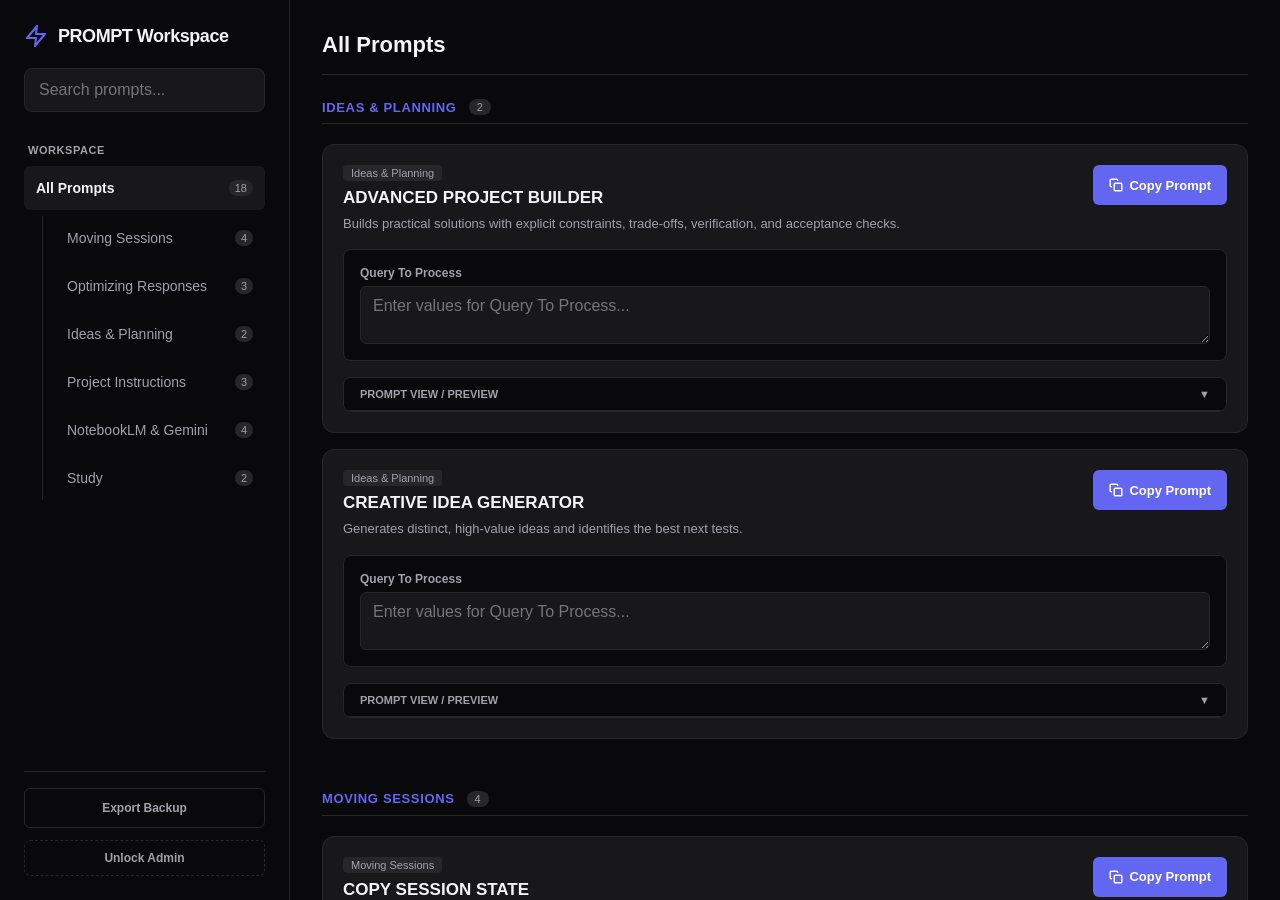
<file: index.html>
<!DOCTYPE html>
<html lang="en">
<head>
    <meta charset="UTF-8">
    <meta name="viewport" content="width=device-width, initial-scale=1.0, maximum-scale=1.0, user-scalable=no">
    <title>Sleek Prompt Workspace</title>
    <style>
        :root {
            --bg-base: #09090b;
            --bg-surface: #18181b;
            --bg-surface-hover: #27272a;
            --border: #27272a;
            --border-focus: #3f3f46;
            --text-main: #f4f4f5;
            --text-muted: #a1a1aa;
            --primary: #6366f1;
            --primary-hover: #4f46e5;
            --success: #10b981;
            --danger: #ef4444;
            --warning: #f59e0b;
            --font-sans: -apple-system, BlinkMacSystemFont, "Segoe UI", Roboto, sans-serif;
            --font-mono: ui-monospace, SFMono-Regular, Menlo, Monaco, Consolas, monospace;
        }

        * {
            box-sizing: border-box;
            margin: 0;
            padding: 0;
            -webkit-tap-highlight-color: transparent;
        }

        body {
            font-family: var(--font-sans);
            background-color: var(--bg-base);
            color: var(--text-main);
            display: flex;
            height: 100vh;
            height: 100dvh; /* Dynamic viewport height to respect mobile browser address bars */
            overflow: hidden;
        }

        /* Hide elements marked as admin-only when not in admin mode */
        body:not(.admin-mode) .admin-only {
            display: none !important;
        }

        /* Mobile Header */
        .mobile-header {
            display: none;
            width: 100%;
            height: 56px;
            background-color: var(--bg-surface);
            border-bottom: 1px solid var(--border);
            align-items: center;
            justify-content: space-between;
            padding: 0 16px;
            z-index: 80;
        }

        .menu-toggle {
            background: none;
            border: none;
            color: var(--text-main);
            cursor: pointer;
            width: 44px;
            height: 44px;
            display: flex;
            align-items: center;
            justify-content: center;
        }

        /* Sidebar Styling */
        aside {
            width: 290px;
            background-color: var(--bg-base);
            border-right: 1px solid var(--border);
            display: flex;
            flex-direction: column;
            padding: 24px;
            flex-shrink: 0;
            z-index: 90;
            transition: transform 0.25s cubic-bezier(0.4, 0, 0.2, 1);
        }

        .logo-area {
            display: flex;
            align-items: center;
            gap: 10px;
            margin-bottom: 20px;
        }

        .logo-area h1 {
            font-size: 18px;
            font-weight: 700;
            letter-spacing: -0.025em;
        }

        .search-container {
            position: relative;
            margin-bottom: 20px;
        }

        .search-input {
            width: 100%;
            background-color: var(--bg-surface);
            border: 1px solid var(--border);
            color: var(--text-main);
            padding: 12px 14px;
            border-radius: 8px;
            font-size: 16px; /* Prevents auto-zoom on iOS */
            outline: none;
            transition: border-color 0.15s;
        }

        .search-input:focus {
            border-color: var(--primary);
        }

        .sidebar-nav {
            display: flex;
            flex-direction: column;
            gap: 4px;
            flex-grow: 1;
            overflow-y: auto;
        }

        .nav-header {
            font-size: 11px;
            text-transform: uppercase;
            letter-spacing: 0.05em;
            color: var(--text-muted);
            margin: 12px 0 6px 4px;
            font-weight: 600;
        }

        .nav-item {
            display: flex;
            align-items: center;
            justify-content: space-between;
            padding: 10px 12px;
            border-radius: 6px;
            cursor: pointer;
            font-size: 14px;
            color: var(--text-muted);
            transition: background-color 0.15s, color 0.15s;
            min-height: 44px; /* Optimal tap target */
        }

        .nav-item:hover, .nav-item.active {
            background-color: var(--bg-surface);
            color: var(--text-main);
        }

        /* Parent-Child hierarchy nesting vertical line layout */
        .subcategories-container {
            margin-left: 18px;
            padding-left: 12px;
            border-left: 1px solid var(--border);
            display: flex;
            flex-direction: column;
            gap: 4px;
            margin-top: 2px;
        }

        .nav-counter {
            font-size: 11px;
            background-color: var(--border);
            padding: 2px 6px;
            border-radius: 10px;
            color: var(--text-muted);
        }

        /* Sidebar Backup Panel */
        .sidebar-footer {
            border-top: 1px solid var(--border);
            padding-top: 16px;
            margin-top: 16px;
            display: flex;
            flex-direction: column;
            gap: 8px;
        }

        .btn-add-prompt {
            background-color: var(--primary);
            color: white;
            border: none;
            padding: 12px;
            border-radius: 8px;
            font-size: 14px;
            font-weight: 600;
            cursor: pointer;
            display: flex;
            align-items: center;
            justify-content: center;
            gap: 6px;
            transition: background-color 0.15s;
            min-height: 44px;
        }

        .btn-add-prompt:hover {
            background-color: var(--primary-hover);
        }

        .sync-buttons {
            display: flex;
            gap: 8px;
        }

        .sync-buttons button {
            flex: 1;
            background: none;
            border: 1px solid var(--border);
            color: var(--text-muted);
            padding: 10px;
            font-size: 12px;
            font-weight: 600;
            border-radius: 6px;
            cursor: pointer;
            min-height: 40px;
        }

        .sync-buttons button:hover {
            border-color: var(--border-focus);
            color: var(--text-main);
        }

        .btn-admin-toggle {
            background: none;
            border: 1px dashed var(--border);
            color: var(--text-muted);
            padding: 10px;
            font-size: 12px;
            font-weight: 600;
            border-radius: 6px;
            cursor: pointer;
            width: 100%;
            margin-top: 4px;
            transition: all 0.15s;
        }

        .btn-admin-toggle:hover {
            border-color: var(--border-focus);
            color: var(--text-main);
        }

        /* Main Workspace Panel */
        main {
            flex-grow: 1;
            padding: 32px;
            overflow-y: auto;
            display: flex;
            flex-direction: column;
            gap: 24px;
        }

        .main-header {
            display: flex;
            justify-content: space-between;
            align-items: center;
            border-bottom: 1px solid var(--border);
            padding-bottom: 16px;
        }

        .main-header h2 {
            font-size: 22px;
            font-weight: 600;
        }

        /* Grouped Sections Styling */
        .category-section-header {
            display: flex;
            align-items: center;
            gap: 12px;
            margin-top: 16px;
            margin-bottom: 8px;
            padding-bottom: 8px;
            border-bottom: 1px solid var(--border);
        }

        .category-section-header:first-of-type {
            margin-top: 0;
        }

        .category-group-title {
            font-size: 13px;
            font-weight: 700;
            text-transform: uppercase;
            letter-spacing: 0.05em;
            color: var(--primary);
        }

        .category-group-title.starred-title {
            color: var(--warning);
        }

        .category-group-count {
            font-size: 11px;
            background-color: var(--border);
            color: var(--text-muted);
            padding: 2px 8px;
            border-radius: 10px;
            font-weight: 500;
        }

        .category-cards-container {
            display: grid;
            grid-template-columns: 1fr;
            gap: 16px;
            margin-bottom: 24px;
        }

        .prompt-grid {
            display: flex;
            flex-direction: column;
            gap: 12px;
            padding-bottom: 40px;
        }

        /* Prompt Card Design */
        .prompt-card {
            background-color: var(--bg-surface);
            border: 1px solid var(--border);
            border-radius: 12px;
            padding: 20px;
            display: flex;
            flex-direction: column;
            gap: 16px;
            position: relative;
        }

        .card-top {
            display: flex;
            justify-content: space-between;
            align-items: flex-start;
            gap: 12px;
        }

        .card-info {
            display: flex;
            flex-direction: column;
            gap: 6px;
            flex-grow: 1;
        }

        .card-meta {
            display: flex;
            align-items: center;
            gap: 8px;
        }

        .card-category {
            font-size: 11px;
            background-color: var(--border);
            color: var(--text-muted);
            padding: 2px 8px;
            border-radius: 4px;
            width: fit-content;
            font-weight: 500;
        }

        .card-title {
            font-size: 17px;
            font-weight: 600;
            line-height: 1.3;
        }

        .card-description {
            font-size: 13px;
            color: var(--text-muted);
            line-height: 1.4;
        }

        .card-actions {
            display: flex;
            gap: 8px;
            align-items: center;
        }

        .btn-icon {
            background: none;
            border: 1px solid var(--border);
            color: var(--text-muted);
            width: 40px;
            height: 40px;
            border-radius: 6px;
            cursor: pointer;
            display: flex;
            align-items: center;
            justify-content: center;
            transition: all 0.15s;
        }

        .btn-icon:hover {
            border-color: var(--border-focus);
            color: var(--text-main);
        }

        .btn-icon.active {
            color: var(--warning);
            border-color: var(--warning);
        }

        .btn-copy {
            background-color: var(--primary);
            color: white;
            border: none;
            padding: 0 16px;
            height: 40px;
            font-size: 13px;
            font-weight: 600;
            border-radius: 6px;
            cursor: pointer;
            transition: background-color 0.15s;
            display: flex;
            align-items: center;
            gap: 6px;
        }

        .btn-copy:hover {
            background-color: var(--primary-hover);
        }

        /* Dynamic Field Styling */
        .variables-section {
            background-color: var(--bg-base);
            border: 1px solid var(--border);
            border-radius: 8px;
            padding: 16px;
            display: flex;
            flex-direction: column;
            gap: 12px;
        }

        .variable-group {
            display: flex;
            flex-direction: column;
            gap: 6px;
        }

        .variable-group label {
            font-size: 12px;
            font-weight: 600;
            color: var(--text-muted);
        }

        .variable-input {
            width: 100%;
            background-color: var(--bg-surface);
            border: 1px solid var(--border);
            color: var(--text-main);
            padding: 10px 12px;
            border-radius: 6px;
            font-size: 16px; /* Prevents auto-zoom on iOS */
            outline: none;
            font-family: var(--font-sans);
            resize: vertical;
        }

        .variable-input:focus {
            border-color: var(--primary);
        }

        /* Code/Prompt Preview Drawer */
        .preview-drawer {
            border: 1px solid var(--border);
            border-radius: 8px;
            overflow: hidden;
        }

        .preview-header {
            background-color: var(--bg-base);
            padding: 10px 16px;
            font-size: 11px;
            font-weight: 600;
            color: var(--text-muted);
            border-bottom: 1px solid var(--border);
            display: flex;
            justify-content: space-between;
            align-items: center;
            cursor: pointer;
        }

        .preview-body {
            background-color: #0e0e11;
            padding: 16px;
            font-family: var(--font-mono);
            font-size: 12px;
            color: var(--text-muted);
            white-space: pre-wrap;
            max-height: 200px;
            overflow-y: auto;
            line-height: 1.5;
            display: none;
        }

        .preview-body.open {
            display: block;
        }

        /* Modal Settings */
        .modal {
            position: fixed;
            top: 0;
            left: 0;
            width: 100vw;
            height: 100vh;
            background-color: rgba(0,0,0,0.6);
            backdrop-filter: blur(4px);
            display: none;
            justify-content: center;
            align-items: center;
            z-index: 120;
            padding: 16px;
        }

        .modal.open {
            display: flex;
        }

        .modal-content {
            background-color: var(--bg-surface);
            border: 1px solid var(--border);
            border-radius: 12px;
            width: 100%;
            max-width: 650px;
            display: flex;
            flex-direction: column;
            gap: 16px;
            padding: 24px;
            max-height: 85dvh;
            overflow-y: auto;
        }

        .modal-header {
            display: flex;
            justify-content: space-between;
            align-items: center;
        }

        .modal-header h3 {
            font-size: 18px;
            font-weight: 600;
        }

        .modal-form {
            display: flex;
            flex-direction: column;
            gap: 14px;
        }

        .form-group {
            display: flex;
            flex-direction: column;
            gap: 6px;
        }

        .form-group label {
            font-size: 12px;
            font-weight: 600;
            color: var(--text-muted);
        }

        .form-input {
            background-color: var(--bg-base);
            border: 1px solid var(--border);
            color: var(--text-main);
            padding: 12px 14px;
            border-radius: 6px;
            font-size: 16px; /* iOS zoom mitigation */
            outline: none;
        }

        .form-input:focus {
            border-color: var(--primary);
        }

        .form-textarea {
            height: 200px;
            font-family: var(--font-mono);
            resize: vertical;
        }

        .modal-footer {
            display: flex;
            justify-content: flex-end;
            gap: 10px;
            margin-top: 10px;
        }

        /* Mobile Sidebar Overlay */
        .sidebar-overlay {
            display: none;
            position: fixed;
            top: 0;
            left: 0;
            width: 100vw;
            height: 100vh;
            background-color: rgba(0,0,0,0.5);
            z-index: 85;
        }

        /* Toast notifications system */
        #toastContainer {
            position: fixed;
            bottom: 24px;
            right: 24px;
            display: flex;
            flex-direction: column;
            gap: 10px;
            z-index: 150;
        }

        .toast {
            background-color: var(--bg-surface);
            border-left: 4px solid var(--primary);
            color: var(--text-main);
            padding: 12px 20px;
            border-radius: 6px;
            box-shadow: 0 4px 12px rgba(0,0,0,0.3);
            font-size: 14px;
            font-weight: 500;
            opacity: 0;
            transform: translateY(20px);
            transition: all 0.3s cubic-bezier(0.4, 0, 0.2, 1);
        }

        .toast.show {
            opacity: 1;
            transform: translateY(0);
        }

        /* Responsive Layout Adjustments */
        @media (max-width: 768px) {
            body {
                flex-direction: column;
                /* Removed standard padding-top to prevent bottom viewport overflow bugs */
            }

            .mobile-header {
                display: flex;
                position: relative; /* Sit naturally at top of body flex-column */
                flex-shrink: 0;
                z-index: 80;
            }

            aside {
                position: fixed;
                top: 0;
                left: 0;
                height: 100dvh; /* Scale with browser bars dynamically */
                transform: translateX(-100%);
                box-shadow: 10px 0 30px rgba(0,0,0,0.5);
            }

            aside.open {
                transform: translateX(0);
            }

            .sidebar-overlay.open {
                display: block;
            }

            main {
                padding: 16px;
                /* main naturally takes up the viewport height minus the header height cleanly */
            }

            .main-header {
                display: none;
            }

            .card-top {
                flex-direction: column;
                gap: 16px;
            }

            .card-actions {
                width: 100%;
                justify-content: flex-end;
            }

            .btn-copy {
                flex-grow: 1;
                justify-content: center;
            }

            #toastContainer {
                bottom: 16px;
                right: 16px;
                left: 16px; /* Full width toast on mobile */
            }
        }
    </style>
</head>
<body>

    <!-- Mobile Top Navigation Header -->
    <div class="mobile-header">
        <button class="menu-toggle" onclick="toggleSidebar()">
            <svg width="24" height="24" viewBox="0 0 24 24" fill="none" stroke="currentColor" stroke-width="2"><line x1="3" y1="12" x2="21" y2="12"></line><line x1="3" y1="6" x2="21" y2="6"></line><line x1="3" y1="18" x2="21" y2="18"></line></svg>
        </button>
        <h2 style="font-size: 16px; font-weight: 700;">PROMPT Workspace</h2>
        <div style="width: 44px;"></div> <!-- Spacer to center title -->
    </div>

    <!-- Background dark overlay for Mobile Sidebar -->
    <div class="sidebar-overlay" id="sidebarOverlay" onclick="toggleSidebar()"></div>

    <!-- Sidebar navigation, search and controls -->
    <aside id="sidebar">
        <div class="logo-area">
            <svg width="24" height="24" viewBox="0 0 24 24" fill="none" stroke="currentColor" stroke-width="2" stroke-linecap="round" stroke-linejoin="round" class="feather feather-zap" style="color: var(--primary);"><polyline points="13 2 3 14 12 14 11 22 21 10 12 10 13 2"></polyline></svg>
            <h1>PROMPT Workspace</h1>
        </div>

        <div class="search-container">
            <input type="text" id="searchInput" class="search-input" placeholder="Search prompts..." oninput="renderPrompts()">
        </div>

        <!-- Redesigned navigation with hierarchical indents -->
        <nav class="sidebar-nav">
            <span class="nav-header">Workspace</span>
            <div class="nav-item active" onclick="selectCategory('All')" id="cat-all">
                <span style="font-weight: 600;">All Prompts</span>
                <span class="nav-counter" id="count-all">0</span>
            </div>
            <!-- Subcategories fall visually under All Prompts with indenting -->
            <div class="subcategories-container" id="dynamicCategories"></div>
        </nav>

        <!-- Sidebar Actions Area -->
        <div class="sidebar-footer">
            <button class="btn-add-prompt admin-only" onclick="openModal()">
                <svg width="14" height="14" viewBox="0 0 24 24" fill="none" stroke="currentColor" stroke-width="2.5"><line x1="12" y1="5" x2="12" y2="19"></line><line x1="5" y1="12" x2="19" y2="12"></line></svg>
                Add New Prompt
            </button>
            <div class="sync-buttons">
                <button onclick="exportData()">Export Backup</button>
                <button onclick="document.getElementById('importFile').click()" class="admin-only">Import Backup</button>
            </div>
            <input type="file" id="importFile" style="display: none;" accept=".json" onchange="importData(this)">
            <button id="adminToggleBtn" class="btn-admin-toggle" onclick="handleAdminToggle()">Unlock Admin</button>
        </div>
    </aside>

    <!-- Main Workspace Area -->
    <main>
        <div class="main-header">
            <h2 id="currentCategoryTitle">All Prompts</h2>
        </div>

        <div class="prompt-grid" id="promptGrid"></div>
    </main>

    <!-- Modal Form for Create/Edit -->
    <div class="modal" id="promptModal">
        <div class="modal-content">
            <div class="modal-header">
                <h3 id="modalTitle">Create New Prompt</h3>
                <button class="btn-icon" onclick="closeModal()">
                    <svg width="14" height="14" viewBox="0 0 24 24" fill="none" stroke="currentColor" stroke-width="2"><line x1="18" y1="6" x2="6" y2="18"></line><line x1="6" y1="6" x2="18" y2="18"></line></svg>
                </button>
            </div>
            <div class="modal-form">
                <input type="hidden" id="editId">
                <div class="form-group">
                    <label for="formTitle">Title</label>
                    <input type="text" id="formTitle" class="form-input" placeholder="e.g., Code Review Standard">
                </div>
                <div class="form-group">
                    <label for="formCategory">Category</label>
                    <input type="text" id="formCategory" class="form-input" placeholder="e.g., Development, Utility, Custom">
                </div>
                <div class="form-group">
                    <label for="formDesc">Short Description</label>
                    <input type="text" id="formDesc" class="form-input" placeholder="Briefly describe what this prompt does">
                </div>
                <div class="form-group">
                    <label for="formText">Prompt Content <span style="font-weight: normal; color: var(--text-muted);">(Use {{Variable Name}} syntax for dynamic inputs)</span></label>
                    <textarea id="formText" class="form-input form-textarea" placeholder="Paste your prompt template here..."></textarea>
                </div>
                <div class="modal-footer">
                    <button class="btn-secondary" onclick="closeModal()">Cancel</button>
                    <button class="btn-add-prompt" onclick="savePrompt()">Save Prompt</button>
                </div>
            </div>
        </div>
    </div>

    <!-- Modern Toast Box -->
    <div id="toastContainer"></div>

<script src="shared/prompt-schema.js"></script>
<script src="shared/prompt-template.js"></script>
<script src="shared/prompt-transfer.js"></script>
<script>
    // CRITICAL SECURITY PARAMETER (SHA-256 Hash of Passcode)
    // Default hashed passcode value is set to "1234"
    const ADMIN_HASH = "03ac674216f3e15c761ee1a5e255f067953623c8b388b4459e13f978d7c846f4";

    let defaultPrompts = [];

    let prompts = [];
    let activeCategory = 'All';

    // Application Bootstrap (with auto-migration for existing users)
    window.addEventListener('DOMContentLoaded', async () => {
        try {
            const response = await fetch('shared/default-prompts.json');
            if (!response.ok) throw new Error(`HTTP ${response.status}`);

            const defaultData = await response.json();
            const normalizedDefaults = PromptSchema.normalizePromptCollection(defaultData);
            if (normalizedDefaults.issues.length) {
                throw new Error('Default prompt data failed validation.');
            }
            defaultPrompts = normalizedDefaults.prompts;
        } catch (error) {
            document.getElementById('promptGrid').textContent =
                'Unable to load the default prompt library. Please reload the page or verify the shared data files.';
            showToast('Default prompt library could not be loaded.', 'danger');
            return;
        }

        const stored = localStorage.getItem('prompts');
        if (stored) {
            try {
                const parsedStored = JSON.parse(stored);
                const normalizedStored = PromptSchema.normalizePromptCollection(parsedStored);
                prompts = normalizedStored.prompts;

                if (normalizedStored.issues.length) {
                    showToast(`${normalizedStored.issues.length} invalid saved prompt(s) were ignored.`, 'warning');
                }
            } catch (error) {
                prompts = [];
                showToast('Saved prompt data was unreadable; defaults were restored.', 'warning');
            }

            // Update canonical defaults by ID while preserving user prompts and pin state.
            let migrated = false;
            defaultPrompts.forEach(dp => {
                const index = prompts.findIndex(p => p.id === dp.id);
                if (index !== -1) {
                    if (prompts[index].title !== dp.title ||
                        prompts[index].category !== dp.category ||
                        prompts[index].text !== dp.text ||
                        prompts[index].description !== dp.description) {
                        prompts[index] = { ...prompts[index], ...dp, pinned: prompts[index].pinned };
                        migrated = true;
                    }
                } else {
                    prompts.push({ ...dp });
                    migrated = true;
                }
            });

            if (migrated) localStorage.setItem('prompts', JSON.stringify(prompts));
        } else {
            prompts = defaultPrompts.map(prompt => ({ ...prompt }));
            localStorage.setItem('prompts', JSON.stringify(prompts));
        }

        if (sessionStorage.getItem('isAdmin') === 'true') {
            document.body.classList.add('admin-mode');
            document.getElementById('adminToggleBtn').textContent = "Lock Admin";
        }

        document.getElementById('promptGrid').addEventListener('click', handlePromptGridClick);
        renderCategories();
        renderPrompts();
    });

    // Mobile Sidebar Drawer Actions    // Mobile Sidebar Drawer Actions
    function toggleSidebar() {
        const sidebar = document.getElementById('sidebar');
        const overlay = document.getElementById('sidebarOverlay');
        sidebar.classList.toggle('open');
        overlay.classList.toggle('open');
    }

    // Modern Toast Notification Alert System
    function showToast(message, type = 'success') {
        const container = document.getElementById('toastContainer');
        const toast = document.createElement('div');
        toast.className = 'toast';
        if (type === 'danger') toast.style.borderLeftColor = 'var(--danger)';
        if (type === 'warning') toast.style.borderLeftColor = 'var(--warning)';
        
        toast.textContent = message;
        container.appendChild(toast);

        // Animation Triggers
        setTimeout(() => toast.classList.add('show'), 50);
        setTimeout(() => {
            toast.classList.remove('show');
            setTimeout(() => toast.remove(), 300);
        }, 3000);
    }

    // Category Generation (Hierarchical Sidebar setup)
    function renderCategories() {
        const categories = [...new Set(prompts.map(p => p.category))];
        const container = document.getElementById('dynamicCategories');

        document.getElementById('count-all').textContent = prompts.length;
        container.replaceChildren();

        categories.forEach(cat => {
            const item = document.createElement('div');
            item.className = `nav-item${activeCategory === cat ? ' active' : ''}`;
            item.id = `cat-${encodeURIComponent(cat)}`;
            item.addEventListener('click', () => selectCategory(cat));

            const name = document.createElement('span');
            name.textContent = cat;

            const counter = document.createElement('span');
            counter.className = 'nav-counter';
            counter.textContent = prompts.filter(p => p.category === cat).length;

            item.append(name, counter);
            container.appendChild(item);
        });
    }

    function selectCategory(cat) {
        activeCategory = cat;

        document.querySelectorAll('.nav-item').forEach(el => el.classList.remove('active'));
        const targetId = cat === 'All' ? 'cat-all' : `cat-${encodeURIComponent(cat)}`;
        const targetEl = document.getElementById(targetId);
        if (targetEl) targetEl.classList.add('active');

        const titleEl = document.getElementById('currentCategoryTitle');
        if (titleEl) titleEl.textContent = cat === 'All' ? 'All Prompts' : cat;

        if (window.innerWidth <= 768) toggleSidebar();
        renderPrompts();
    }

    // Toggle Pin/Star Status    // Toggle Pin/Star Status
    function togglePin(id) {
        const index = prompts.findIndex(p => p.id === id);
        if (index !== -1) {
            prompts[index].pinned = !prompts[index].pinned;
            localStorage.setItem('prompts', JSON.stringify(prompts));
            renderPrompts();
            showToast(prompts[index].pinned ? "Prompt pinned to top!" : "Prompt unpinned.");
        }
    }

    function extractPlaceholders(text) {
        return PromptTemplate.extractVariables(text);
    }

    function encodeDomKey(value) {
        return encodeURIComponent(String(value));
    }

    function handlePromptGridClick(event) {
        const actionTarget = event.target.closest('[data-prompt-action]');
        if (!actionTarget || !event.currentTarget.contains(actionTarget)) return;

        const id = decodeURIComponent(actionTarget.dataset.promptId);
        switch (actionTarget.dataset.promptAction) {
            case 'pin':
                togglePin(id);
                break;
            case 'edit':
                editPrompt(id);
                break;
            case 'delete':
                deletePrompt(id);
                break;
            case 'copy':
                copyPrompt(id, actionTarget);
                break;
            case 'preview':
                togglePreview(id);
                break;
        }
    }

    // Abstract Card HTML generation to a single, maintainable engine
    // Added "admin-only" class wrapper to critical editing buttons
    function generateCardHtml(p) {
        const variables = extractPlaceholders(p.text);
        const safeId = encodeDomKey(p.id);
        let variablesHtml = '';

        if (variables.length > 0) {
            variablesHtml = `
                <div class="variables-section" id="vars-${safeId}">
                    ${variables.map(variable => {
                        const safeVariable = encodeURIComponent(variable);
                        return `
                            <div class="variable-group">
                                <label>${escapeHtml(variable)}</label>
                                <textarea class="variable-input" data-key="${safeVariable}" placeholder="Enter values for ${escapeHtml(variable)}..."></textarea>
                            </div>
                        `;
                    }).join('')}
                </div>
            `;
        }

        return `
            <div class="prompt-card" data-id="${safeId}">
                <div class="card-top">
                    <div class="card-info">
                        <div class="card-meta">
                            <span class="card-category">${escapeHtml(p.category)}</span>
                            ${p.pinned ? `<span style="font-size: 11px; color: var(--warning); font-weight: 600; display:flex; align-items:center; gap:2px;"><svg width="10" height="10" viewBox="0 0 24 24" fill="currentColor"><polygon points="12 2 15.09 8.26 22 9.27 17 14.14 18.18 21.02 12 17.77 5.82 21.02 7 14.14 2 9.27 8.91 8.26 12 2"></polygon></svg> Starred</span>` : ''}
                        </div>
                        <h3 class="card-title">${escapeHtml(p.title)}</h3>
                        <p class="card-description">${escapeHtml(p.description)}</p>
                    </div>
                    <div class="card-actions">
                        <button class="btn-icon admin-only ${p.pinned ? 'active' : ''}" data-prompt-action="pin" data-prompt-id="${safeId}" title="Star/Pin Prompt">
                            <svg width="16" height="16" viewBox="0 0 24 24" fill="currentColor" stroke="currentColor" stroke-width="2" stroke-linecap="round" stroke-linejoin="round"><polygon points="12 2 15.09 8.26 22 9.27 17 14.14 18.18 21.02 12 17.77 5.82 21.02 7 14.14 2 9.27 8.91 8.26 12 2"></polygon></svg>
                        </button>
                        <button class="btn-icon admin-only" data-prompt-action="edit" data-prompt-id="${safeId}" title="Edit Prompt">
                            <svg width="16" height="16" viewBox="0 0 24 24" fill="none" stroke="currentColor" stroke-width="2"><path d="M11 4H4a2 2 0 0 0-2 2v14a2 2 0 0 0 2 2h14a2 2 0 0 0 2-2v-7"></path><path d="M18.5 2.5a2.121 2.121 0 1 1 3 3L12 15l-4 1 1-4 9.5-9.5z"></path></svg>
                        </button>
                        <button class="btn-icon admin-only" data-prompt-action="delete" data-prompt-id="${safeId}" title="Delete Prompt" style="color: var(--danger);">
                            <svg width="16" height="16" viewBox="0 0 24 24" fill="none" stroke="currentColor" stroke-width="2"><polyline points="3 6 5 6 21 6"></polyline><path d="M19 6v14a2 2 0 0 1-2 2h-14a2 2 0 0 1-2-2V6m3 0V4a2 2 0 0 1 2-2h4a2 2 0 0 1 2 2v2"></path></svg>
                        </button>
                        <button class="btn-copy" data-prompt-action="copy" data-prompt-id="${safeId}">
                            <svg width="14" height="14" viewBox="0 0 24 24" fill="none" stroke="currentColor" stroke-width="2.5"><rect x="9" y="9" width="13" height="13" rx="2" ry="2"></rect><path d="M5 15H4a2 2 0 0 1-2-2V4a2 2 0 0 1 2-2h9a2 2 0 0 1 2 2v1"></path></svg>
                            Copy Prompt
                        </button>
                    </div>
                </div>

                ${variablesHtml}

                <div class="preview-drawer">
                    <div class="preview-header" data-prompt-action="preview" data-prompt-id="${safeId}">
                        <span>PROMPT VIEW / PREVIEW</span>
                        <span id="preview-arrow-${safeId}">▼</span>
                    </div>
                    <div class="preview-body" id="preview-body-${safeId}">${escapeHtml(p.text)}</div>
                </div>
            </div>
        `;
    }

    // Render workspace cards dynamically grouped by category
    function renderPrompts() {
        const query = document.getElementById('searchInput').value.toLowerCase();
        const grid = document.getElementById('promptGrid');
        grid.innerHTML = '';

        // Category & Search Filter
        let filtered = prompts.filter(p => {
            const matchesCat = activeCategory === 'All' || p.category === activeCategory;
            const matchesSearch = p.title.toLowerCase().includes(query) || 
                                  p.description.toLowerCase().includes(query) || 
                                  p.text.toLowerCase().includes(query);
            return matchesCat && matchesSearch;
        });

        if (filtered.length === 0) {
            grid.innerHTML = `<div style="text-align: center; color: var(--text-muted); padding: 40px; font-size: 14px;">No prompts found matching search.</div>`;
            return;
        }

        // Section 1: Handle Pinned/Starred Prompts
        // Pinned prompts are separated into their own unified top-level category only in the "All" view
        const showGlobalStarred = activeCategory === 'All';
        let starredSectionHtml = '';
        let normalPrompts = [...filtered];

        if (showGlobalStarred) {
            const starredPrompts = filtered.filter(p => p.pinned);
            normalPrompts = filtered.filter(p => !p.pinned);

            if (starredPrompts.length > 0) {
                starredSectionHtml = `
                    <div class="category-section-header">
                        <span class="category-group-title starred-title">★ Starred Prompts</span>
                        <span class="category-group-count">${starredPrompts.length}</span>
                    </div>
                    <div class="category-cards-container">
                        ${starredPrompts.map(p => generateCardHtml(p)).join('')}
                    </div>
                `;
            }
        }

        // Render Starred Prompts group first
        if (starredSectionHtml) {
            grid.innerHTML += starredSectionHtml;
        }

        // Section 2: Group the remaining prompts by their category
        const groups = {};
        normalPrompts.forEach(p => {
            if (!groups[p.category]) {
                groups[p.category] = [];
            }
            groups[p.category].push(p);
        });

        // Alphabetically sort the remaining category sections
        const sortedCategories = Object.keys(groups).sort();

        sortedCategories.forEach(cat => {
            const catPrompts = groups[cat];
            
            // In a specific category view, sort starred prompts to the top of that specific list
            if (!showGlobalStarred) {
                catPrompts.sort((a, b) => (b.pinned ? 1 : 0) - (a.pinned ? 1 : 0));
            }

            const sectionHtml = `
                <div class="category-section-header">
                    <span class="category-group-title">${escapeHtml(cat)}</span>
                    <span class="category-group-count">${catPrompts.length}</span>
                </div>
                <div class="category-cards-container">
                    ${catPrompts.map(p => generateCardHtml(p)).join('')}
                </div>
            `;
            grid.innerHTML += sectionHtml;
        });
    }

    function togglePreview(id) {
        const safeId = encodeDomKey(id);
        const body = document.getElementById(`preview-body-${safeId}`);
        const arrow = document.getElementById(`preview-arrow-${safeId}`);
        body.classList.toggle('open');
        arrow.textContent = body.classList.contains('open') ? '▲' : '▼';
    }

    async function copyPrompt(id, btn) {
        const prompt = prompts.find(p => p.id === id);
        if (!prompt) return;

        const values = {};
        const variablesCard = document.getElementById(`vars-${encodeDomKey(id)}`);
        if (variablesCard) {
            variablesCard.querySelectorAll('.variable-input').forEach(input => {
                values[decodeURIComponent(input.dataset.key)] = input.value;
            });
        }

        const rendered = PromptTemplate.substituteVariables(prompt.text, values);
        if (rendered.unfilled.length) {
            showToast(`Fill in: ${rendered.unfilled.join(', ')}.`, 'warning');
            return;
        }

        try {
            await navigator.clipboard.writeText(rendered.text);
            showToast("Copied to clipboard!");
        } catch (err) {
            showToast("Clipboard write access blocked", "danger");
        }
    }

    // Security Engine (SHA-256 computation in pure client JS)    // Security Engine (SHA-256 computation in pure client JS)
    async function sha256(message) {
        const msgBuffer = new TextEncoder().encode(message);
        const hashBuffer = await crypto.subtle.digest('SHA-256', msgBuffer);
        const hashArray = Array.from(new Uint8Array(hashBuffer));
        const hashHex = hashArray.map(b => b.toString(16).padStart(2, '0')).join('');
        return hashHex;
    }

    // Toggle state: Lock or Unlock edit tools
    async function handleAdminToggle() {
        const isAdminActive = document.body.classList.contains('admin-mode');

        if (isAdminActive) {
            // Lock UI
            document.body.classList.remove('admin-mode');
            sessionStorage.removeItem('isAdmin');
            document.getElementById('adminToggleBtn').textContent = "Unlock Admin";
            renderPrompts(); // Re-render to hide buttons
            showToast("Admin locked. Read-Only active.");
        } else {
            // Unlock Request
            const input = prompt("Enter Admin Passcode:");
            if (input === null) return; // User canceled the dialog box

            const computedHash = await sha256(input);

            if (computedHash === ADMIN_HASH) {
                document.body.classList.add('admin-mode');
                sessionStorage.setItem('isAdmin', 'true');
                document.getElementById('adminToggleBtn').textContent = "Lock Admin";
                renderPrompts(); // Re-render to reveal buttons
                showToast("Admin unlocked successfully!");
            } else {
                showToast("Invalid passcode.", "danger");
            }
        }
    }

    // Modal Control Handlers
    function openModal(editId = null) {
        const modal = document.getElementById('promptModal');
        modal.classList.add('open');

        if (editId) {
            const p = prompts.find(item => item.id === editId);
            document.getElementById('modalTitle').textContent = "Edit Prompt";
            document.getElementById('editId').value = p.id;
            document.getElementById('formTitle').value = p.title;
            document.getElementById('formCategory').value = p.category;
            document.getElementById('formDesc').value = p.description;
            document.getElementById('formText').value = p.text;
        } else {
            document.getElementById('modalTitle').textContent = "Create New Prompt";
            document.getElementById('editId').value = '';
            document.getElementById('formTitle').value = '';
            document.getElementById('formCategory').value = '';
            document.getElementById('formDesc').value = '';
            document.getElementById('formText').value = '';
        }
    }

    function closeModal() {
        document.getElementById('promptModal').classList.remove('open');
    }

    function savePrompt() {
        const id = document.getElementById('editId').value;
        const title = document.getElementById('formTitle').value.trim();
        const category = document.getElementById('formCategory').value.trim() || 'General';
        const description = document.getElementById('formDesc').value.trim();
        const text = document.getElementById('formText').value.trim();

        if (!title || !text) {
            showToast("Title and content are required fields", "warning");
            return;
        }

        const variableAnalysis = PromptTemplate.analyzeVariables(text);
        if (variableAnalysis.emptyPlaceholders.length) {
            showToast("Variable names cannot be empty.", "warning");
            return;
        }

        if (id) {
            const index = prompts.findIndex(p => p.id === id);
            prompts[index] = { ...prompts[index], title, category, description, text };
            showToast("Prompt updated!");
        } else {
            const newId = 'prompt-' + Date.now();
            prompts.push({ id: newId, title, category, description, text, pinned: false });
            showToast("New prompt added!");
        }

        localStorage.setItem('prompts', JSON.stringify(prompts));
        closeModal();
        renderCategories();
        renderPrompts();
    }

    function editPrompt(id) {
        openModal(id);
    }

    function deletePrompt(id) {
        if (confirm("Permanently delete this prompt?")) {
            prompts = prompts.filter(p => p.id !== id);
            localStorage.setItem('prompts', JSON.stringify(prompts));
            renderCategories();
            renderPrompts();
            showToast("Prompt deleted.", "danger");
        }
    }

    // JSON Synchronizer Backup & Import Utility
    function exportData() {
        try {
            const envelope = PromptTransfer.createExportEnvelope(prompts);
            const blob = new Blob([JSON.stringify(envelope, null, 2)], { type: 'application/json' });
            const url = URL.createObjectURL(blob);
            const downloadAnchor = document.createElement('a');
            downloadAnchor.href = url;
            downloadAnchor.download = 'prompt_manager_backup.json';
            document.body.appendChild(downloadAnchor);
            downloadAnchor.click();
            downloadAnchor.remove();
            URL.revokeObjectURL(url);
            showToast("Backup file downloaded!");
        } catch (error) {
            showToast(error.message, "danger");
        }
    }

    function clearStorageAndReset() {
        if (confirm("Are you sure you want to reset your prompts list back to default? All of your custom modifications will be lost.")) {
            localStorage.removeItem('prompts');
            location.reload();
        }
    }

    function importData(input) {
        const file = input.files[0];
        if (!file) return;

        const reader = new FileReader();
        reader.onload = function(e) {
            const imported = PromptTransfer.parseImportText(e.target.result);
            input.value = '';

            if (imported.fatalError) {
                showToast(imported.fatalError, "danger");
                return;
            }

            if (!imported.prompts.length) {
                const message = imported.issues.length
                    ? `No valid prompts found; ${imported.issues.length} malformed record(s) rejected.`
                    : 'No prompts found in backup.';
                showToast(message, "danger");
                return;
            }

            const issueNote = imported.issues.length
                ? ` ${imported.issues.length} malformed record(s) will be skipped.`
                : '';

            if (!confirm(`Import ${imported.prompts.length} valid prompt(s)?${issueNote}`)) return;

            const merged = PromptTransfer.mergePromptCollections(prompts, imported.prompts);
            prompts = merged.prompts;
            localStorage.setItem('prompts', JSON.stringify(prompts));
            renderCategories();
            renderPrompts();

            const details = [];
            if (imported.issues.length) details.push(`${imported.issues.length} malformed rejected`);
            if (merged.conflicts.length) details.push(`${merged.conflicts.length} existing ID conflict(s) skipped`);
            showToast(`Imported ${merged.added.length} prompt(s)${details.length ? '; ' + details.join(', ') : ''}.`, details.length ? 'warning' : 'success');
        };
        reader.onerror = function() {
            input.value = '';
            showToast("Read process failed.", "danger");
        };
        reader.readAsText(file);
    }

    function escapeHtml(text) {
        return text
            .replace(/&/g, "&amp;")
            .replace(/</g, "&lt;")
            .replace(/>/g, "&gt;")
            .replace(/"/g, "&quot;")
            .replace(/'/g, "&#039;");
    }
</script>

</body>
</html>
</file>
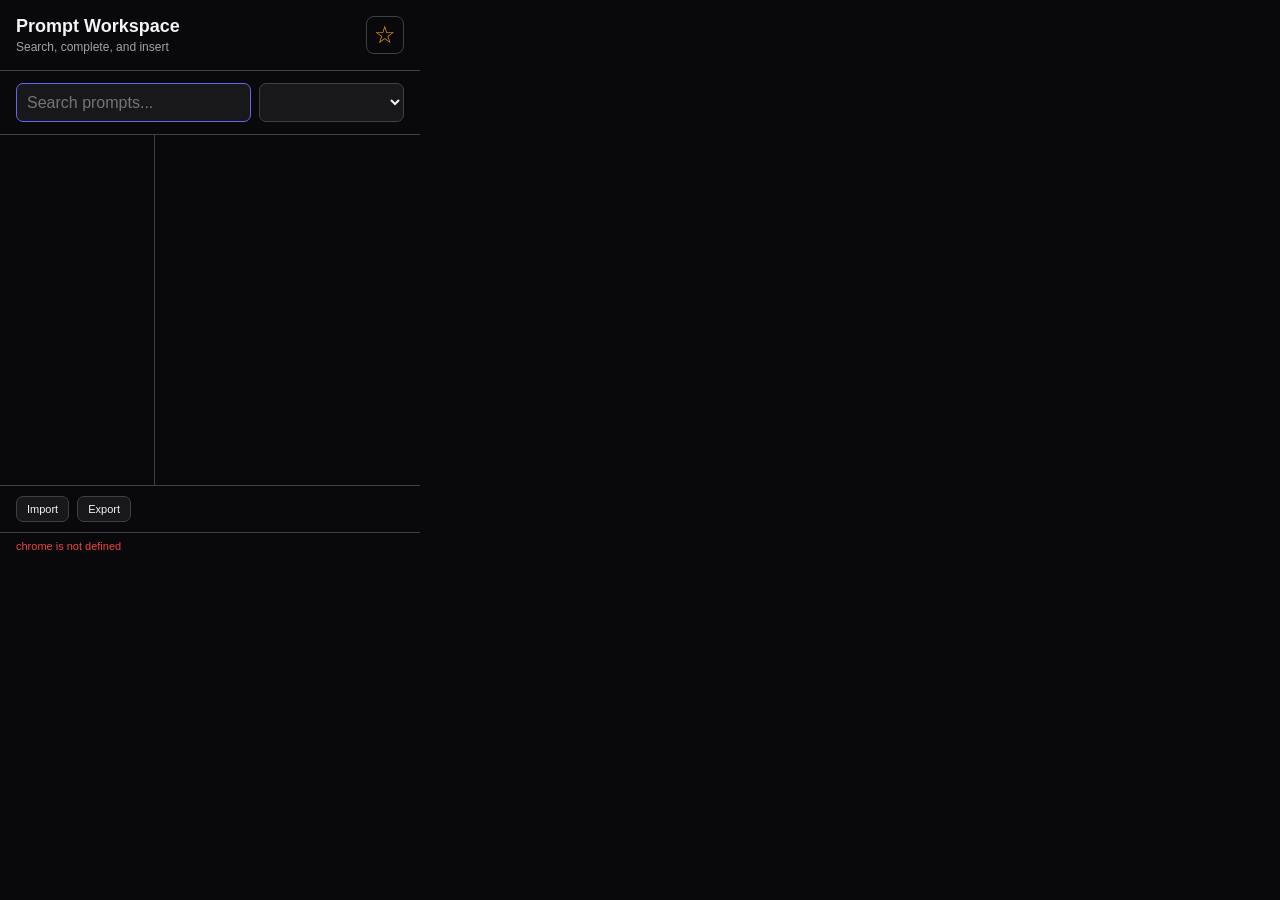
<file: extension/popup.html>
<!doctype html>
<html lang="en">
<head>
    <meta charset="utf-8">
    <meta name="viewport" content="width=device-width, initial-scale=1">
    <title>Prompt Workspace</title>
    <link rel="stylesheet" href="popup.css">
</head>
<body>
    <header>
        <div>
            <h1>Prompt Workspace</h1>
            <p>Search, complete, and insert</p>
        </div>
        <button id="pinButton" class="icon-button" type="button" title="Pin selected prompt" aria-label="Pin selected prompt">☆</button>
    </header>

    <section class="filters" aria-label="Prompt filters">
        <input id="searchInput" type="search" placeholder="Search prompts..." autocomplete="off" autofocus>
        <select id="categorySelect" aria-label="Filter by category"></select>
    </section>

    <main>
        <section class="library" aria-label="Prompt library">
            <div id="promptList" class="prompt-list"></div>
            <p id="emptyState" class="empty-state" hidden>No prompts found.</p>
        </section>

        <section id="promptDetail" class="detail" hidden>
            <div class="detail-heading">
                <span id="detailCategory" class="category"></span>
                <h2 id="detailTitle"></h2>
                <p id="detailDescription"></p>
            </div>

            <div id="variableFields" class="variables"></div>

            <label class="preview-label" for="promptPreview">Completed prompt</label>
            <pre id="promptPreview" class="preview" tabindex="0"></pre>
            <p id="missingWarning" class="warning" hidden></p>

            <div class="primary-actions">
                <button id="insertButton" class="primary" type="button">Insert</button>
                <button id="copyButton" type="button">Copy</button>
            </div>
        </section>
    </main>

    <footer>
        <label class="file-button" for="importFile">Import</label>
        <input id="importFile" type="file" accept=".json,application/json" hidden>
        <button id="exportButton" type="button">Export</button>
        <span id="libraryCount" class="count"></span>
    </footer>

    <div id="status" class="status" role="status" aria-live="polite"></div>

    <script src="shared/prompt-schema.js"></script>
    <script src="shared/prompt-template.js"></script>
    <script src="shared/prompt-transfer.js"></script>
    <script src="library.js"></script>
    <script src="insertion.js"></script>
    <script src="popup.js"></script>
</body>
</html>
</file>
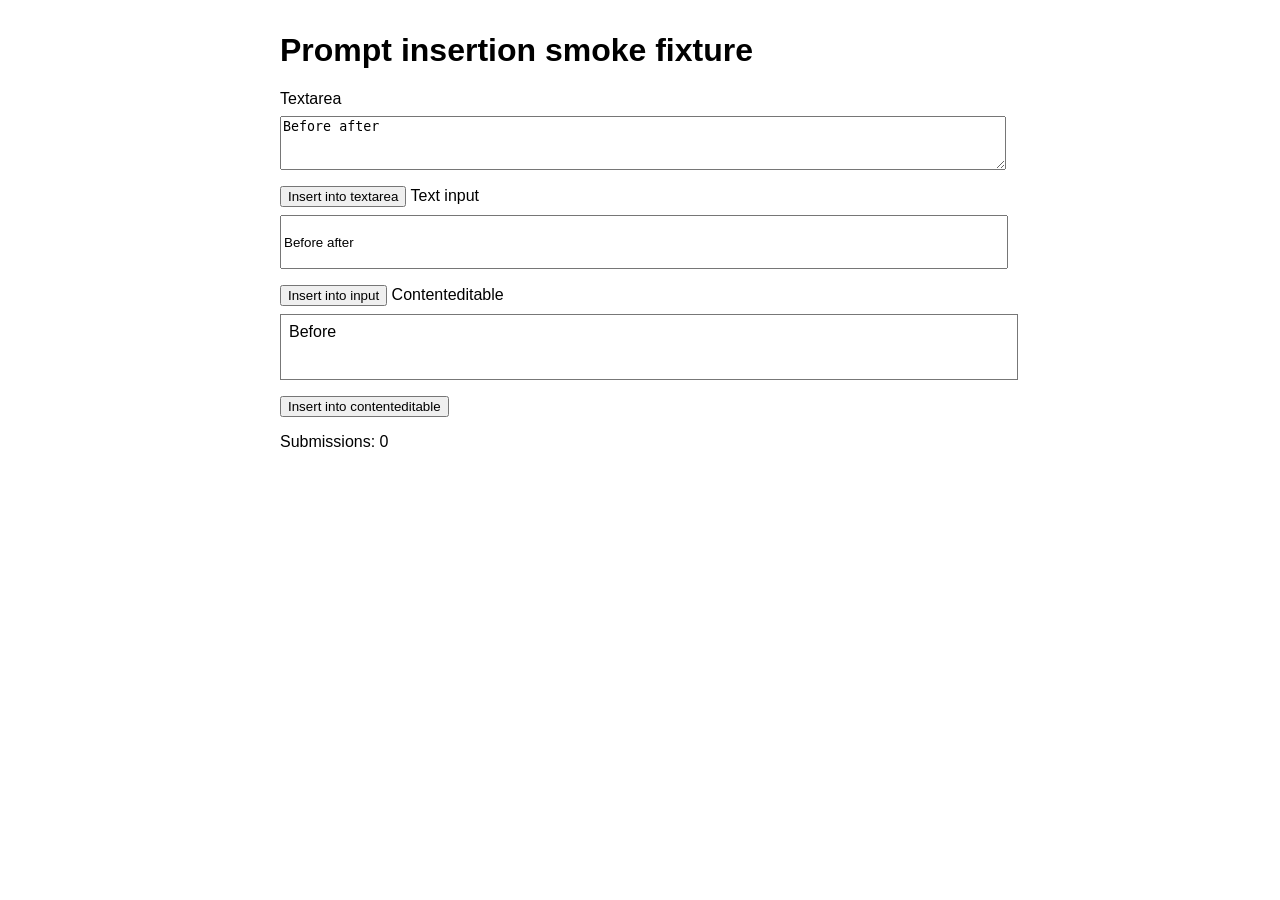
<file: tests/fixtures/insertion.html>
<!doctype html>
<html lang="en">
<head>
    <meta charset="utf-8">
    <title>Prompt insertion smoke fixture</title>
    <style>
        body { font: 16px sans-serif; max-width: 720px; margin: 32px auto; }
        textarea, input, [contenteditable] { display: block; width: 100%; min-height: 48px; margin: 8px 0 16px; }
        [contenteditable] { border: 1px solid #777; padding: 8px; }
    </style>
</head>
<body>
    <h1>Prompt insertion smoke fixture</h1>
    <form id="testForm">
        <label>Textarea<textarea id="textarea">Before after</textarea></label>
        <button type="button" data-target="textarea">Insert into textarea</button>

        <label>Text input<input id="textInput" type="text" value="Before after"></label>
        <button type="button" data-target="textInput">Insert into input</button>

        <label>Contenteditable<div id="editable" contenteditable="true">Before </div></label>
        <button type="button" data-target="editable">Insert into contenteditable</button>
    </form>
    <p id="result" role="status"></p>
    <p>Submissions: <span id="submissions">0</span></p>

    <script src="../../extension/insertion.js"></script>
    <script>
        let submissions = 0;
        document.getElementById('testForm').addEventListener('submit', event => {
            event.preventDefault();
            submissions += 1;
            document.getElementById('submissions').textContent = submissions;
        });

        document.querySelectorAll('[data-target]').forEach(button => {
            button.addEventListener('click', () => {
                const target = document.getElementById(button.dataset.target);
                target.focus();
                if (target.setSelectionRange) {
                    const position = target.value.indexOf('after');
                    target.setSelectionRange(position, position);
                } else {
                    const range = document.createRange();
                    range.selectNodeContents(target);
                    range.collapse(false);
                    const selection = window.getSelection();
                    selection.removeAllRanges();
                    selection.addRange(range);
                }
                const result = PromptInsertion.insertPromptIntoPage('INSERTED ');
                document.getElementById('result').textContent = JSON.stringify(result);
            });
        });
    </script>
</body>
</html>
</file>
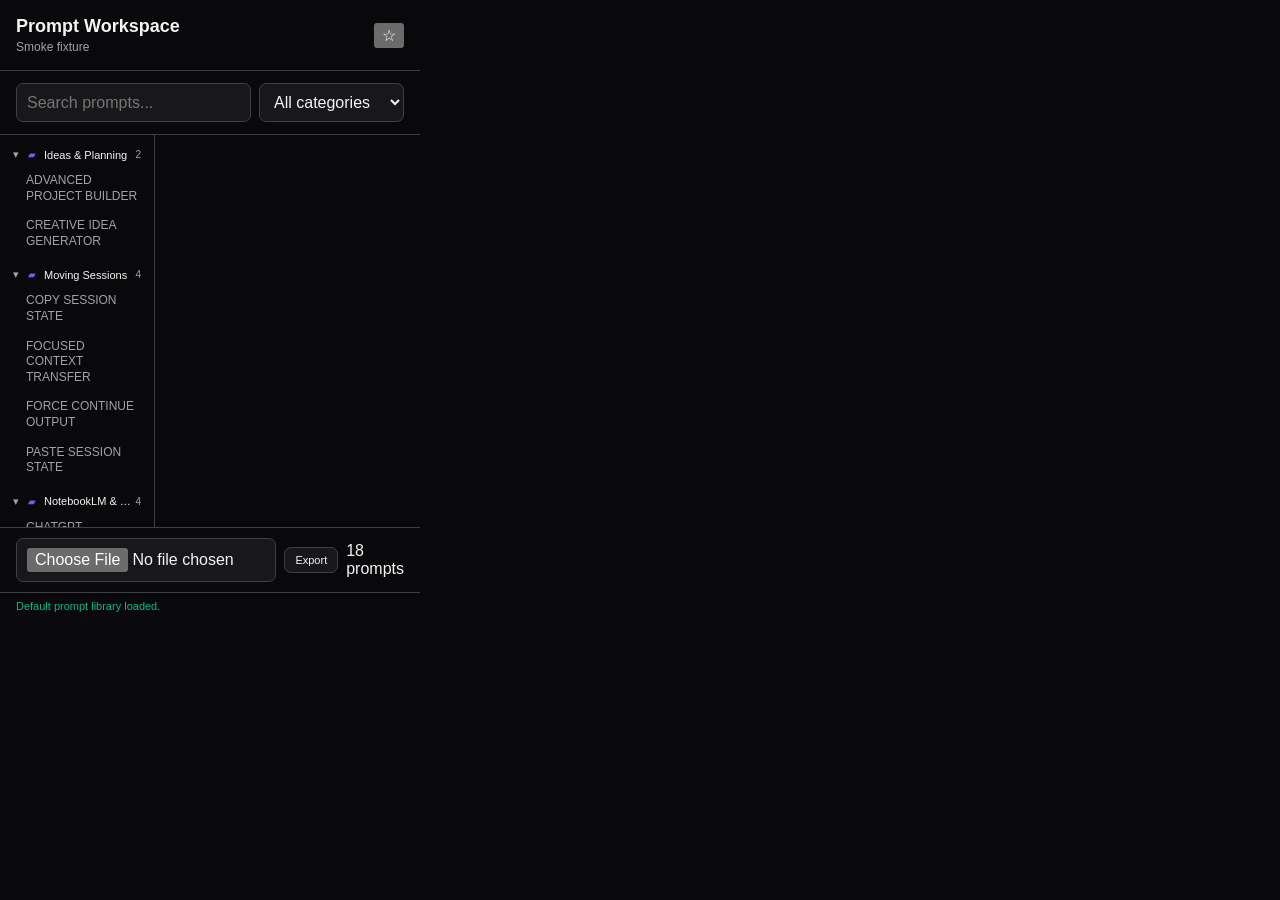
<file: tests/fixtures/popup-smoke.html>
<!doctype html>
<html lang="en">
<head>
    <meta charset="utf-8">
    <title>Extension popup smoke fixture</title>
    <link rel="stylesheet" href="../../extension/popup.css">
</head>
<body>
    <header><div><h1>Prompt Workspace</h1><p>Smoke fixture</p></div><button id="pinButton" type="button">☆</button></header>
    <section class="filters">
        <input id="searchInput" type="search" placeholder="Search prompts...">
        <select id="categorySelect" aria-label="Filter by category"></select>
    </section>
    <main>
        <section class="library"><div id="promptList" class="prompt-list"></div><p id="emptyState" hidden>No prompts found.</p></section>
        <section id="promptDetail" class="detail" hidden>
            <span id="detailCategory"></span><h2 id="detailTitle"></h2><p id="detailDescription"></p>
            <div id="variableFields"></div><pre id="promptPreview"></pre><p id="missingWarning" hidden></p>
            <button id="insertButton" type="button">Insert</button><button id="copyButton" type="button">Copy</button>
        </section>
    </main>
    <footer><input id="importFile" type="file"><button id="exportButton" type="button">Export</button><span id="libraryCount"></span></footer>
    <div id="status" role="status"></div>
    <script>
        const smokeStorage = {};
        const smokeFetch = window.fetch.bind(window);
        window.fetch = url => smokeFetch(url === 'shared/default-prompts.json'
            ? '../../extension/shared/default-prompts.json'
            : url);
        window.chrome = {
            storage: { local: {
                async get(key) { return { [key]: smokeStorage[key] }; },
                async set(update) { Object.assign(smokeStorage, JSON.parse(JSON.stringify(update))); }
            } },
            tabs: { async query() { return [{ id: 1 }]; } },
            scripting: { async executeScript() { return [{ result: { ok: false, reason: 'Fixture fallback.' } }]; } }
        };
    </script>
    <script src="../../extension/shared/prompt-schema.js"></script>
    <script src="../../extension/shared/prompt-template.js"></script>
    <script src="../../extension/shared/prompt-transfer.js"></script>
    <script src="../../extension/library.js"></script>
    <script src="../../extension/insertion.js"></script>
    <script src="../../extension/popup.js"></script>
</body>
</html>
</file>
<file: extension/popup.css>
:root {
    color-scheme: dark;
    --bg: #09090b;
    --surface: #18181b;
    --surface-hover: #27272a;
    --border: #3f3f46;
    --text: #f4f4f5;
    --muted: #a1a1aa;
    --primary: #6366f1;
    --primary-hover: #4f46e5;
    --warning: #f59e0b;
    --danger: #ef4444;
    font-family: -apple-system, BlinkMacSystemFont, "Segoe UI", sans-serif;
}

* { box-sizing: border-box; }

body {
    width: 420px;
    min-height: 560px;
    max-height: 620px;
    margin: 0;
    display: flex;
    flex-direction: column;
    overflow: hidden;
    background: var(--bg);
    color: var(--text);
}

button, input, select, textarea { font: inherit; }
button { cursor: pointer; }

header {
    display: flex;
    justify-content: space-between;
    align-items: center;
    padding: 16px;
    border-bottom: 1px solid var(--border);
}

h1 { margin: 0; font-size: 18px; }
header p { margin: 3px 0 0; color: var(--muted); font-size: 12px; }

.icon-button {
    width: 38px;
    height: 38px;
    border: 1px solid var(--border);
    border-radius: 8px;
    background: transparent;
    color: var(--warning);
    font-size: 24px;
}

.filters {
    display: grid;
    grid-template-columns: 1fr 145px;
    gap: 8px;
    padding: 12px 16px;
    border-bottom: 1px solid var(--border);
}

input, select, textarea {
    width: 100%;
    border: 1px solid var(--border);
    border-radius: 7px;
    background: var(--surface);
    color: var(--text);
    padding: 9px 10px;
    outline: none;
}

input:focus, select:focus, textarea:focus { border-color: var(--primary); }

main {
    display: grid;
    grid-template-columns: 155px minmax(0, 1fr);
    min-height: 0;
    flex: 1;
}

.library {
    min-height: 0;
    overflow-y: auto;
    border-right: 1px solid var(--border);
    padding: 8px;
}

.prompt-list { display: flex; flex-direction: column; gap: 4px; }

.tree-section + .tree-node,
.tree-node + .tree-node { margin-top: 3px; }

.tree-section-heading {
    padding: 5px 7px;
    color: var(--warning);
    font-size: 11px;
    font-weight: 600;
}

.favorites {
    margin-bottom: 6px;
    padding-bottom: 6px;
    border-bottom: 1px solid var(--border);
}

.tree-toggle {
    width: 100%;
    display: grid;
    grid-template-columns: 12px 13px minmax(0, 1fr) auto;
    gap: 3px;
    align-items: center;
    border: 0;
    border-radius: 5px;
    background: transparent;
    color: var(--text);
    padding: 5px 5px 5px calc(5px + (var(--tree-depth) * 10px));
    text-align: left;
    font-size: 11px;
}

.tree-toggle:hover { background: var(--surface); }
.disclosure { color: var(--muted); }
.folder { color: var(--primary); font-size: 10px; }
.tree-label { overflow: hidden; text-overflow: ellipsis; white-space: nowrap; }
.tree-count { color: var(--muted); font-size: 10px; }

.prompt-item {
    width: 100%;
    border: 1px solid transparent;
    border-radius: 7px;
    background: transparent;
    color: var(--muted);
    padding: 6px 6px 6px calc(7px + (var(--tree-depth, 0) * 10px));
    text-align: left;
    font-size: 12px;
    line-height: 1.3;
}

.prompt-item:hover { background: var(--surface); color: var(--text); }
.prompt-item.selected { background: var(--surface-hover); border-color: var(--primary); color: var(--text); }
.prompt-item .star { color: var(--warning); margin-right: 4px; }

.empty-state { color: var(--muted); font-size: 12px; text-align: center; padding: 16px 4px; }

.detail {
    min-width: 0;
    overflow-y: auto;
    padding: 14px;
}

.category {
    display: inline-block;
    color: var(--muted);
    background: var(--surface-hover);
    border-radius: 4px;
    padding: 2px 6px;
    font-size: 10px;
}

h2 { margin: 8px 0 4px; font-size: 16px; line-height: 1.25; }
.detail-heading p { margin: 0 0 12px; color: var(--muted); font-size: 12px; line-height: 1.4; }

.variables { display: flex; flex-direction: column; gap: 9px; }
.variable-row label, .preview-label { display: block; margin-bottom: 4px; color: var(--muted); font-size: 11px; font-weight: 600; }
.variable-row textarea { min-height: 54px; resize: vertical; font-size: 12px; }

.preview-label { margin-top: 12px; }
.preview {
    min-height: 90px;
    max-height: 155px;
    margin: 0;
    overflow: auto;
    white-space: pre-wrap;
    word-break: break-word;
    border: 1px solid var(--border);
    border-radius: 7px;
    background: #0e0e11;
    padding: 10px;
    color: var(--muted);
    font: 11px/1.45 ui-monospace, SFMono-Regular, Consolas, monospace;
}

.warning { margin: 8px 0 0; color: var(--warning); font-size: 11px; }

.primary-actions { display: grid; grid-template-columns: 1fr 1fr; gap: 8px; margin-top: 12px; }
.primary-actions button, footer button, .file-button {
    border: 1px solid var(--border);
    border-radius: 7px;
    background: var(--surface);
    color: var(--text);
    padding: 9px 12px;
    text-align: center;
}

.primary-actions .primary { border-color: var(--primary); background: var(--primary); }
.primary-actions .primary:hover { background: var(--primary-hover); }

footer {
    display: flex;
    align-items: center;
    gap: 8px;
    padding: 10px 16px;
    border-top: 1px solid var(--border);
}

.file-button, footer button { padding: 6px 10px; font-size: 11px; }
.count { margin-left: auto; color: var(--muted); font-size: 11px; }

.status {
    min-height: 28px;
    padding: 7px 16px;
    border-top: 1px solid var(--border);
    color: var(--muted);
    font-size: 11px;
}

.status.success { color: #10b981; }
.status.warning { color: var(--warning); }
.status.error { color: var(--danger); }
</file>
